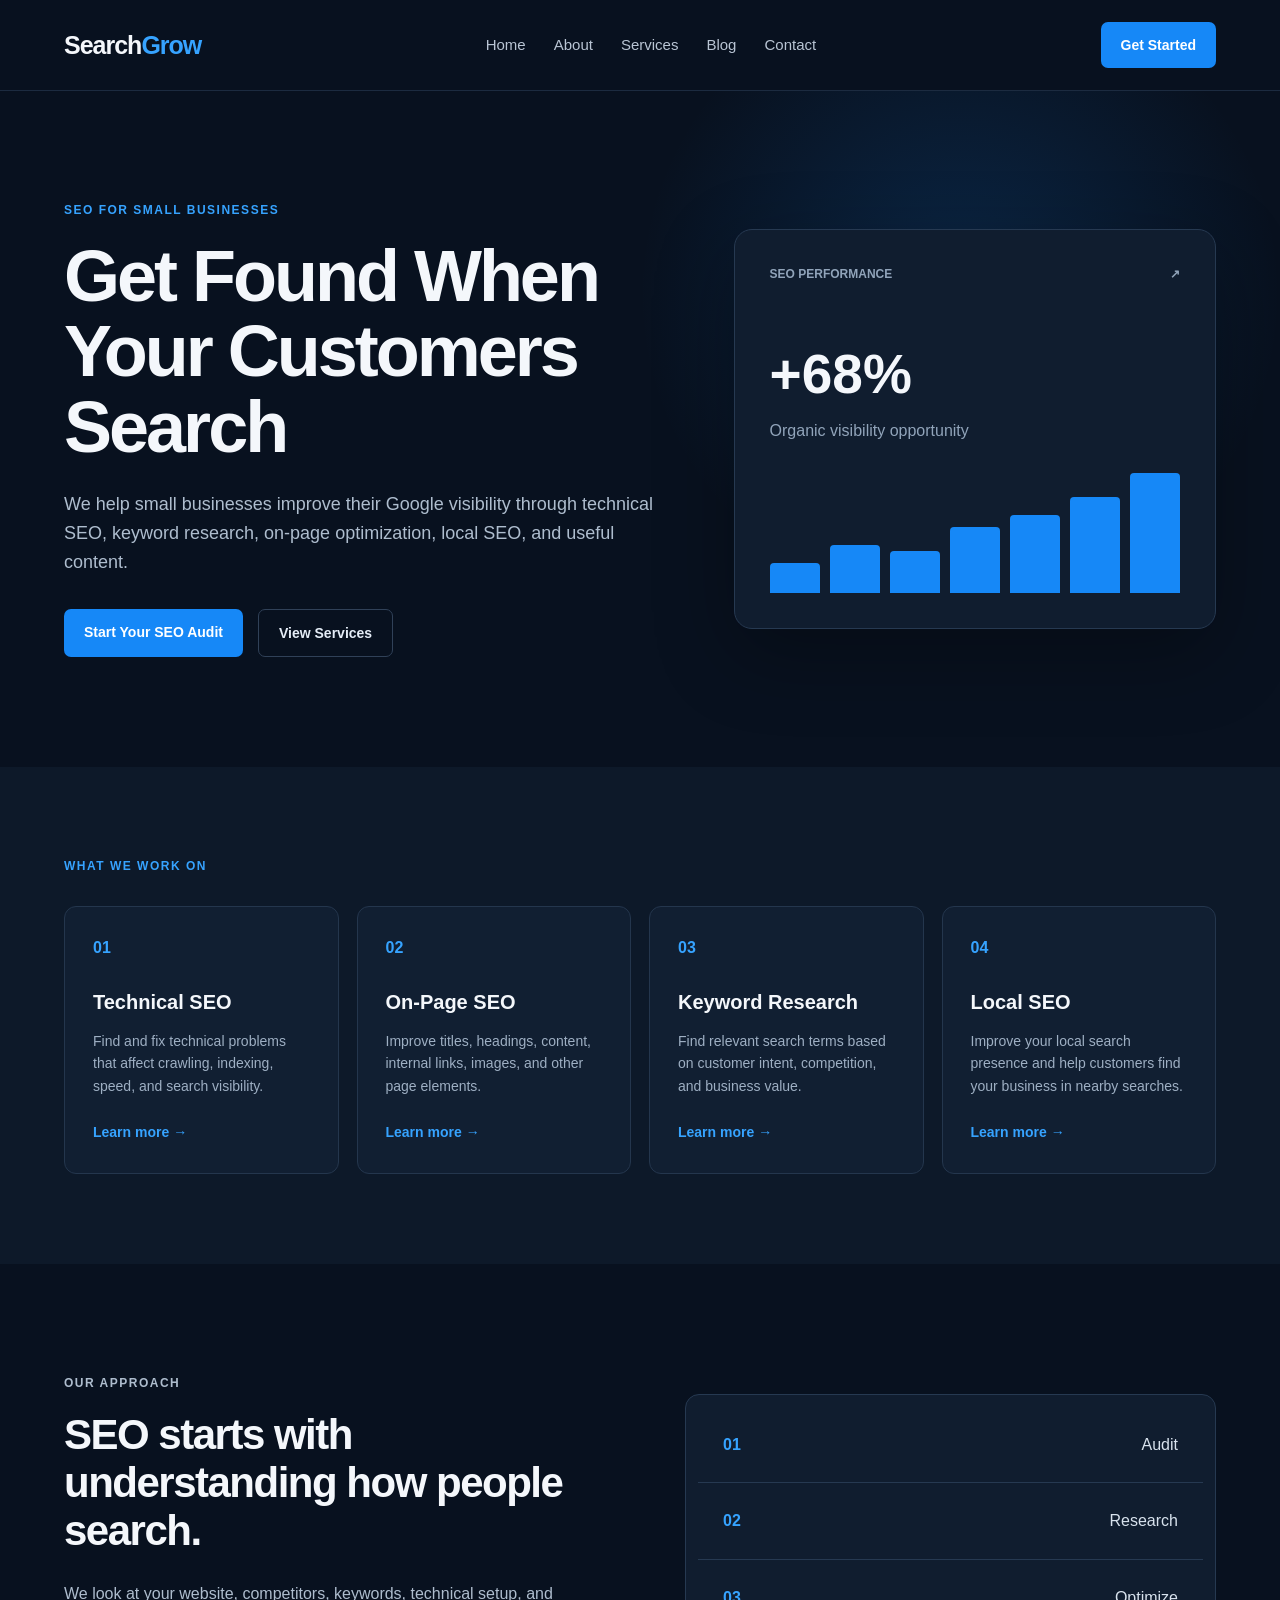
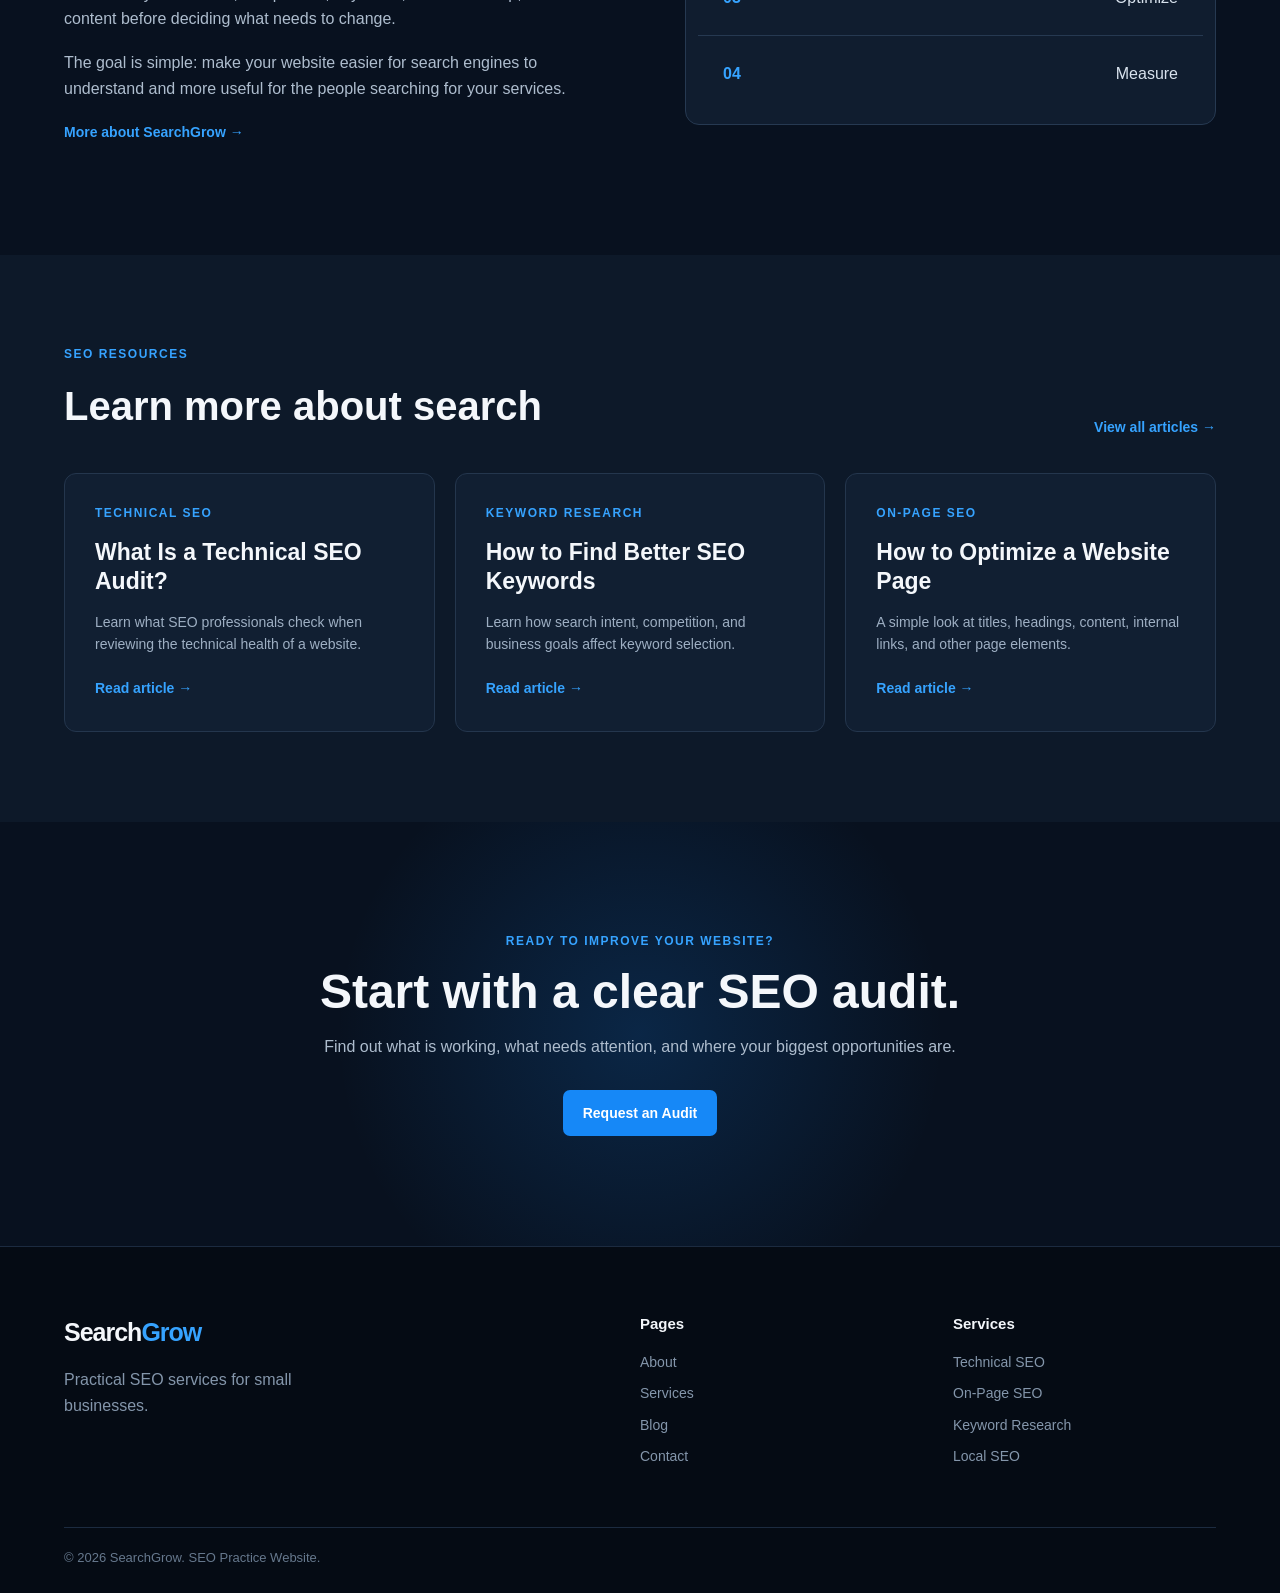
<file: index.html>
<!DOCTYPE html>
<html lang="en">
<head>
    <meta charset="UTF-8">
    <meta name="viewport" content="width=device-width, initial-scale=1.0">

    <title>SearchGrow | SEO Services for Small Businesses</title>

    <meta name="description" content="SearchGrow provides SEO services for small businesses, including technical SEO, on-page SEO, keyword research, local SEO, and SEO audits.">

    <meta name="google-site-verification" content="1Fr3YtEqECTgdJS">

    <link rel="stylesheet" href="style.css">
</head>

<body>

<header class="site-header">
    <div class="container nav-wrapper">

<a href="index.html" class="logo">Search<span>Grow</span></a>
        <nav>
            <a href="index.html">Home</a>
            <a href="about.html">About</a>
            <a href="services.html">Services</a>
            <a href="blog.html">Blog</a>
            <a href="contact.html">Contact</a>
        </nav>

        <a href="contact.html" class="nav-button">Get Started</a>

    </div>
</header>


<main>

<section class="hero">
    <div class="container hero-content">

        <div class="hero-text">

            <p class="eyebrow">SEO FOR SMALL BUSINESSES</p>

            <h1>Get Found When Your Customers Search</h1>

            <p class="hero-description">
                We help small businesses improve their Google visibility
                through technical SEO, keyword research, on-page optimization,
                local SEO, and useful content.
            </p>

            <div class="hero-buttons">
                <a href="contact.html" class="primary-button">Start Your SEO Audit</a>
                <a href="services.html" class="secondary-button">View Services</a>
            </div>

        </div>

        <div class="hero-card">

            <div class="card-top">
                <span>SEO PERFORMANCE</span>
                <span>↗</span>
            </div>

            <div class="growth-number">+68%</div>

            <p>Organic visibility opportunity</p>

            <div class="fake-chart">
                <div></div>
                <div></div>
                <div></div>
                <div></div>
                <div></div>
                <div></div>
                <div></div>
            </div>

        </div>

    </div>
</section>


<section class="trust-section">

    <div class="container">

        <p class="section-label">WHAT WE WORK ON</p>

        <div class="service-grid">

            <article class="service-card">
                <div class="icon">01</div>
                <h2>Technical SEO</h2>
                <p>
                    Find and fix technical problems that affect crawling,
                    indexing, speed, and search visibility.
                </p>
                <a href="services.html">Learn more →</a>
            </article>

            <article class="service-card">
                <div class="icon">02</div>
                <h2>On-Page SEO</h2>
                <p>
                    Improve titles, headings, content, internal links,
                    images, and other page elements.
                </p>
                <a href="services.html">Learn more →</a>
            </article>

            <article class="service-card">
                <div class="icon">03</div>
                <h2>Keyword Research</h2>
                <p>
                    Find relevant search terms based on customer intent,
                    competition, and business value.
                </p>
                <a href="services.html">Learn more →</a>
            </article>

            <article class="service-card">
                <div class="icon">04</div>
                <h2>Local SEO</h2>
                <p>
                    Improve your local search presence and help customers
                    find your business in nearby searches.
                </p>
                <a href="services.html">Learn more →</a>
            </article>

        </div>

    </div>

</section>


<section class="about-preview">

    <div class="container two-column">

        <div>
            <p class="section-label">OUR APPROACH</p>

            <h2>SEO starts with understanding how people search.</h2>

            <p>
                We look at your website, competitors, keywords, technical
                setup, and content before deciding what needs to change.
            </p>

            <p>
                The goal is simple: make your website easier for search
                engines to understand and more useful for the people
                searching for your services.
            </p>

            <a href="about.html" class="text-link">More about SearchGrow →</a>
        </div>

        <div class="process-box">

            <div class="process-item">
                <strong>01</strong>
                <span>Audit</span>
            </div>

            <div class="process-item">
                <strong>02</strong>
                <span>Research</span>
            </div>

            <div class="process-item">
                <strong>03</strong>
                <span>Optimize</span>
            </div>

            <div class="process-item">
                <strong>04</strong>
                <span>Measure</span>
            </div>

        </div>

    </div>

</section>


<section class="blog-preview">

    <div class="container">

        <div class="section-heading">
            <div>
                <p class="section-label">SEO RESOURCES</p>
                <h2>Learn more about search</h2>
            </div>

            <a href="blog.html" class="text-link">View all articles →</a>
        </div>

        <div class="blog-grid">

            <article class="blog-card">
                <p class="blog-category">TECHNICAL SEO</p>
                <h3>What Is a Technical SEO Audit?</h3>
                <p>
                    Learn what SEO professionals check when reviewing
                    the technical health of a website.
                </p>
                <a href="blog.html">Read article →</a>
            </article>

            <article class="blog-card">
                <p class="blog-category">KEYWORD RESEARCH</p>
                <h3>How to Find Better SEO Keywords</h3>
                <p>
                    Learn how search intent, competition, and business
                    goals affect keyword selection.
                </p>
                <a href="blog.html">Read article →</a>
            </article>

            <article class="blog-card">
                <p class="blog-category">ON-PAGE SEO</p>
                <h3>How to Optimize a Website Page</h3>
                <p>
                    A simple look at titles, headings, content,
                    internal links, and other page elements.
                </p>
                <a href="blog.html">Read article →</a>
            </article>

        </div>

    </div>

</section>


<section class="cta">

    <div class="container cta-content">

        <p class="section-label">READY TO IMPROVE YOUR WEBSITE?</p>

        <h2>Start with a clear SEO audit.</h2>

        <p>
            Find out what is working, what needs attention,
            and where your biggest opportunities are.
        </p>

        <a href="contact.html" class="primary-button">Request an Audit</a>

    </div>

</section>

</main>


<footer class="site-footer">

    <div class="container footer-grid">

        <div>
            <a href="index.html" class="logo">Search<span>Grow</span></a>
            <p>
                Practical SEO services for small businesses.
            </p>
        </div>

        <div>
            <h3>Pages</h3>
            <a href="about.html">About</a>
            <a href="services.html">Services</a>
            <a href="blog.html">Blog</a>
            <a href="contact.html">Contact</a>
        </div>

        <div>
            <h3>Services</h3>
            <a href="services.html">Technical SEO</a>
            <a href="services.html">On-Page SEO</a>
            <a href="services.html">Keyword Research</a>
            <a href="services.html">Local SEO</a>
        </div>

    </div>

    <div class="container copyright">
        © 2026 SearchGrow. SEO Practice Website.
    </div>

</footer>

</body>
</html>
</file>
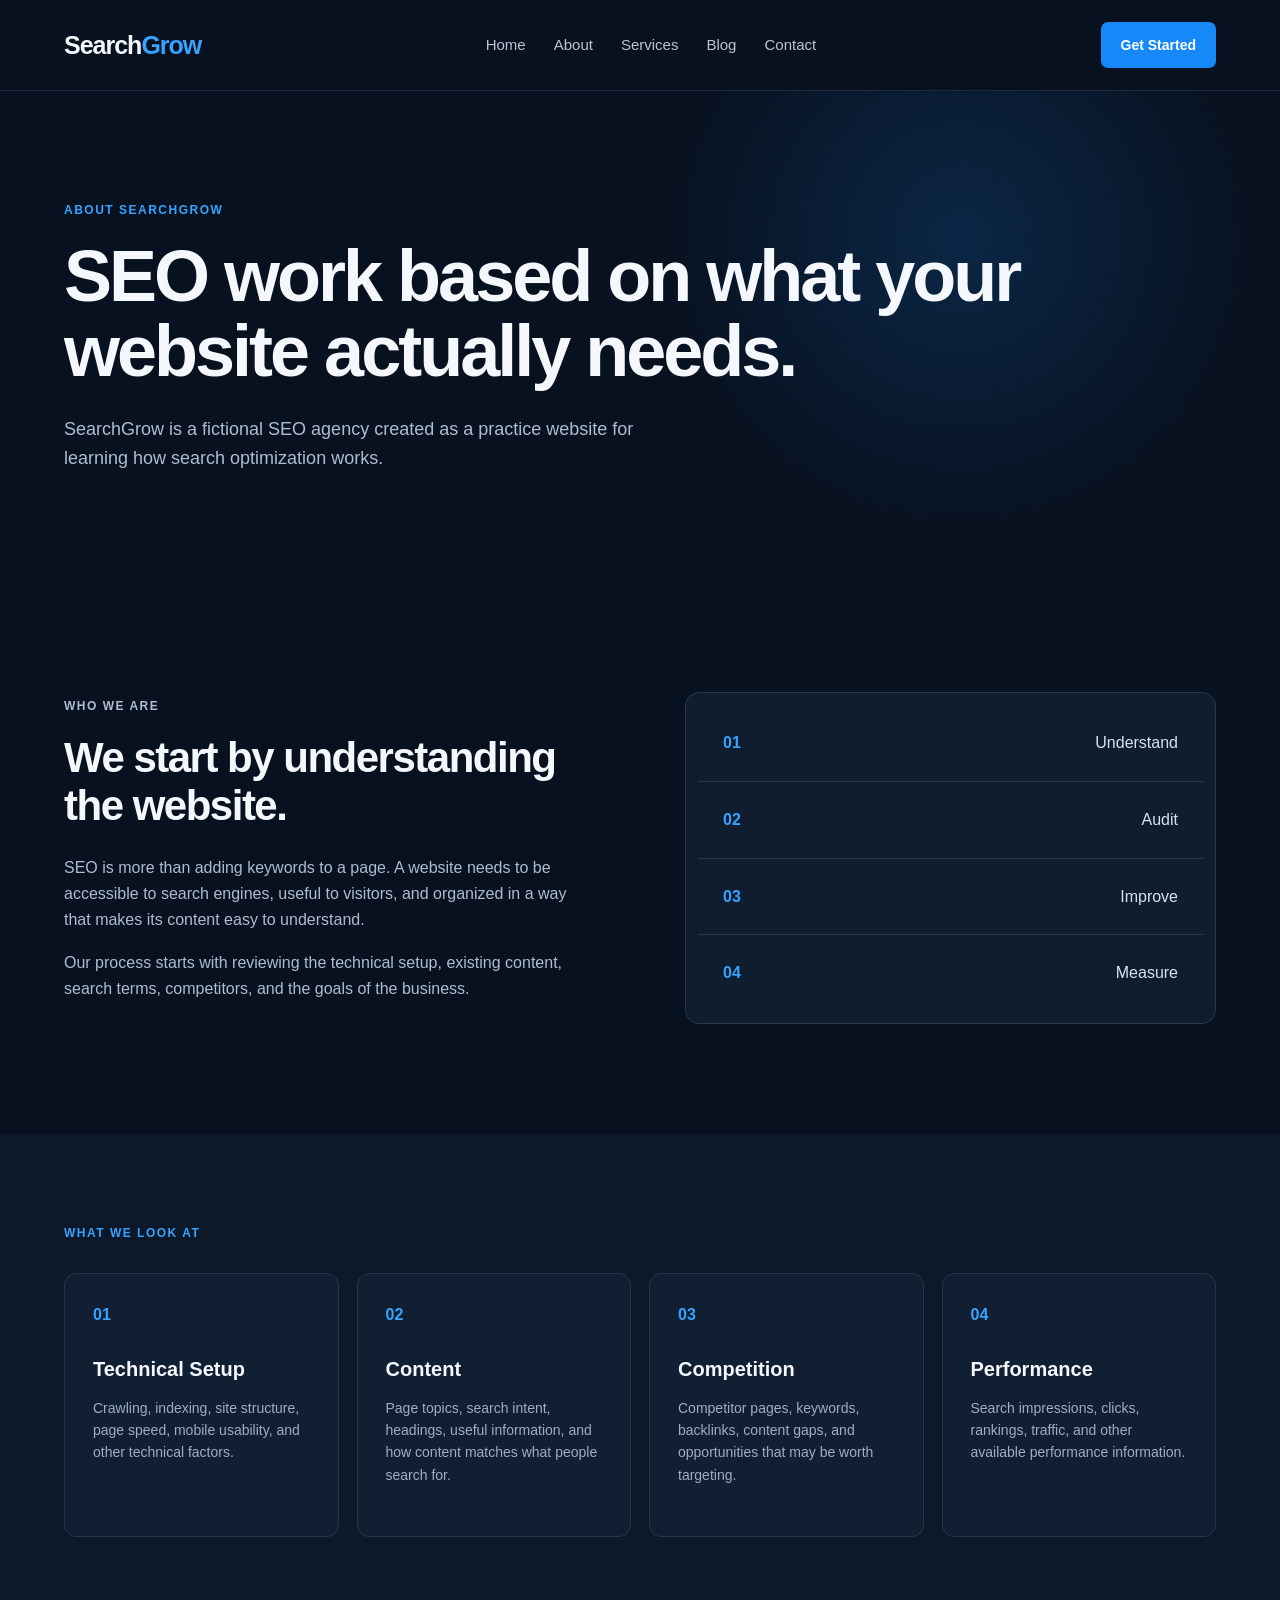
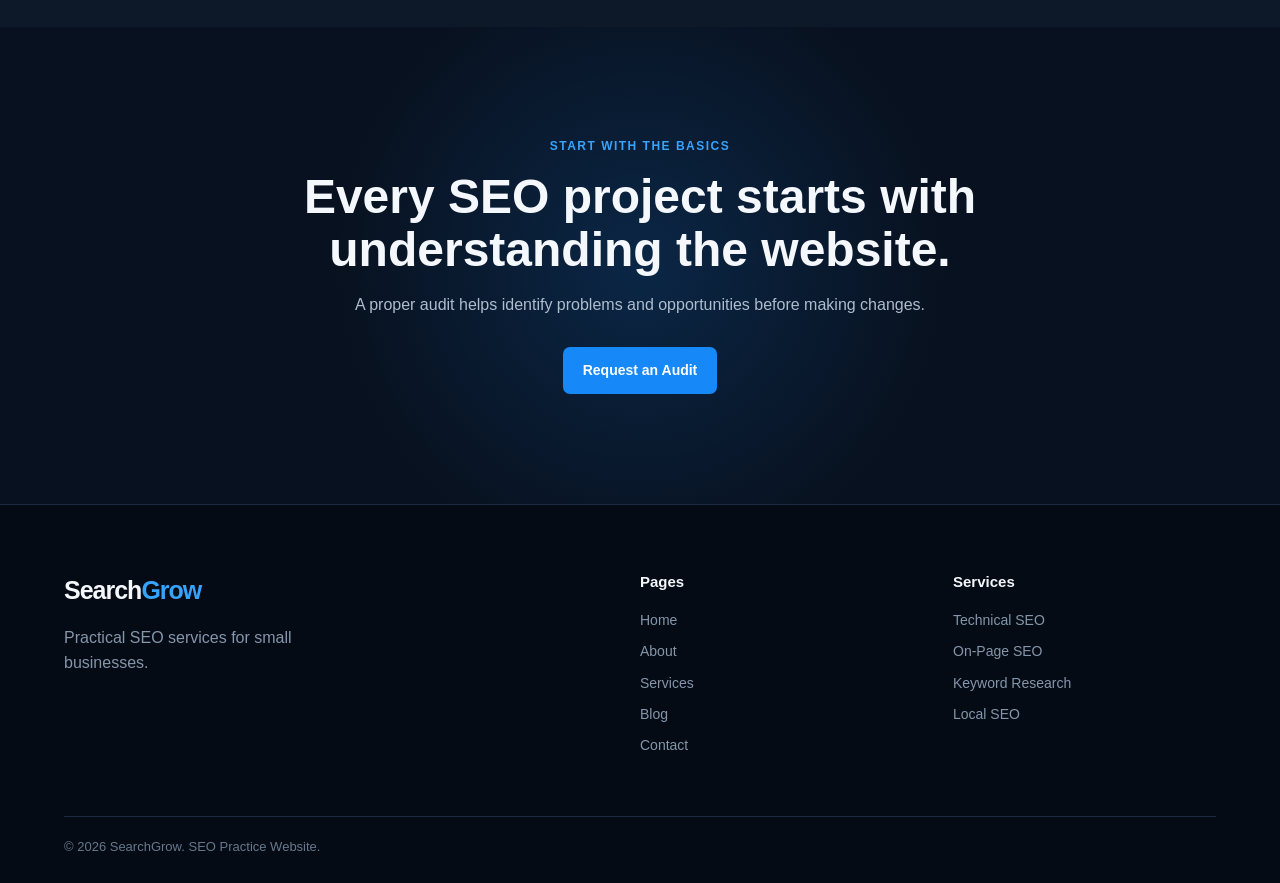
<file: about.html>
<!DOCTYPE html>
<html lang="en">
<head>
    <meta charset="UTF-8">
    <meta name="viewport" content="width=device-width, initial-scale=1.0">

    <title>About SearchGrow | SEO Services</title>

    <meta name="description" content="Learn about SearchGrow and our approach to technical SEO, on-page SEO, keyword research, local SEO, and website audits.">

    <link rel="stylesheet" href="style.css">
</head>

<body>

<header class="site-header">
    <div class="container nav-wrapper">

        <a href="index.html" class="logo">Search<span>Grow</span></a>

        <nav>
            <a href="index.html">Home</a>
            <a href="about.html">About</a>
            <a href="services.html">Services</a>
            <a href="blog.html">Blog</a>
            <a href="contact.html">Contact</a>
        </nav>

        <a href="contact.html" class="nav-button">Get Started</a>

    </div>
</header>


<main>

<section class="hero">
    <div class="container">

        <p class="eyebrow">ABOUT SEARCHGROW</p>

        <h1>SEO work based on what your website actually needs.</h1>

        <p class="hero-description">
            SearchGrow is a fictional SEO agency created as a practice
            website for learning how search optimization works.
        </p>

    </div>
</section>


<section class="about-preview">

    <div class="container two-column">

        <div>
            <p class="section-label">WHO WE ARE</p>

            <h2>We start by understanding the website.</h2>

            <p>
                SEO is more than adding keywords to a page. A website
                needs to be accessible to search engines, useful to
                visitors, and organized in a way that makes its content
                easy to understand.
            </p>

            <p>
                Our process starts with reviewing the technical setup,
                existing content, search terms, competitors, and the
                goals of the business.
            </p>
        </div>

        <div class="process-box">

            <div class="process-item">
                <strong>01</strong>
                <span>Understand</span>
            </div>

            <div class="process-item">
                <strong>02</strong>
                <span>Audit</span>
            </div>

            <div class="process-item">
                <strong>03</strong>
                <span>Improve</span>
            </div>

            <div class="process-item">
                <strong>04</strong>
                <span>Measure</span>
            </div>

        </div>

    </div>

</section>


<section class="trust-section">

    <div class="container">

        <p class="section-label">WHAT WE LOOK AT</p>

        <div class="service-grid">

            <article class="service-card">
                <div class="icon">01</div>
                <h2>Technical Setup</h2>
                <p>
                    Crawling, indexing, site structure, page speed,
                    mobile usability, and other technical factors.
                </p>
            </article>

            <article class="service-card">
                <div class="icon">02</div>
                <h2>Content</h2>
                <p>
                    Page topics, search intent, headings, useful information,
                    and how content matches what people search for.
                </p>
            </article>

            <article class="service-card">
                <div class="icon">03</div>
                <h2>Competition</h2>
                <p>
                    Competitor pages, keywords, backlinks, content gaps,
                    and opportunities that may be worth targeting.
                </p>
            </article>

            <article class="service-card">
                <div class="icon">04</div>
                <h2>Performance</h2>
                <p>
                    Search impressions, clicks, rankings, traffic,
                    and other available performance information.
                </p>
            </article>

        </div>

    </div>

</section>


<section class="cta">

    <div class="container cta-content">

        <p class="section-label">START WITH THE BASICS</p>

        <h2>Every SEO project starts with understanding the website.</h2>

        <p>
            A proper audit helps identify problems and opportunities
            before making changes.
        </p>

        <a href="contact.html" class="primary-button">Request an Audit</a>

    </div>

</section>

</main>


<footer class="site-footer">

    <div class="container footer-grid">

        <div>
            <a href="index.html" class="logo">Search<span>Grow</span></a>

            <p>
                Practical SEO services for small businesses.
            </p>
        </div>

        <div>
            <h3>Pages</h3>
            <a href="index.html">Home</a>
            <a href="about.html">About</a>
            <a href="services.html">Services</a>
            <a href="blog.html">Blog</a>
            <a href="contact.html">Contact</a>
        </div>

        <div>
            <h3>Services</h3>
            <a href="services.html">Technical SEO</a>
            <a href="services.html">On-Page SEO</a>
            <a href="services.html">Keyword Research</a>
            <a href="services.html">Local SEO</a>
        </div>

    </div>

    <div class="container copyright">
        © 2026 SearchGrow. SEO Practice Website.
    </div>

</footer>

</body>
</html>
</file>
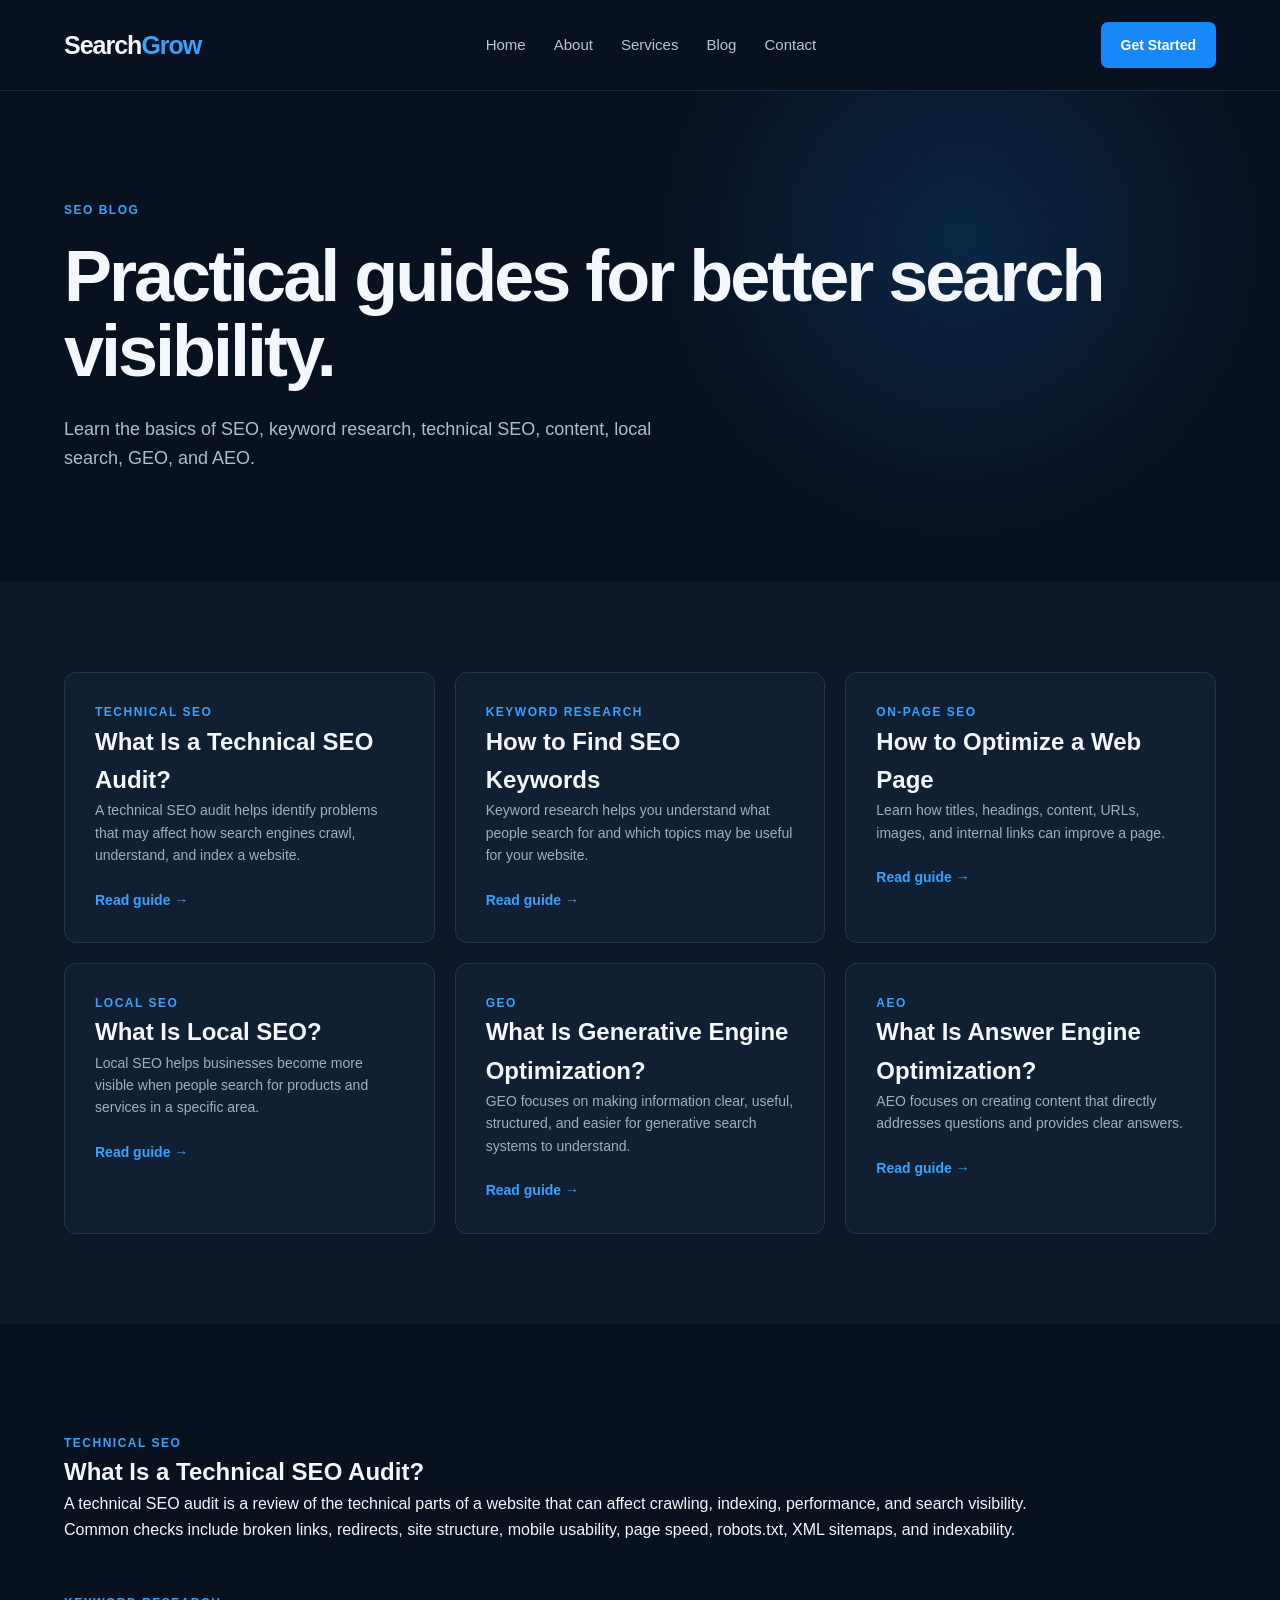
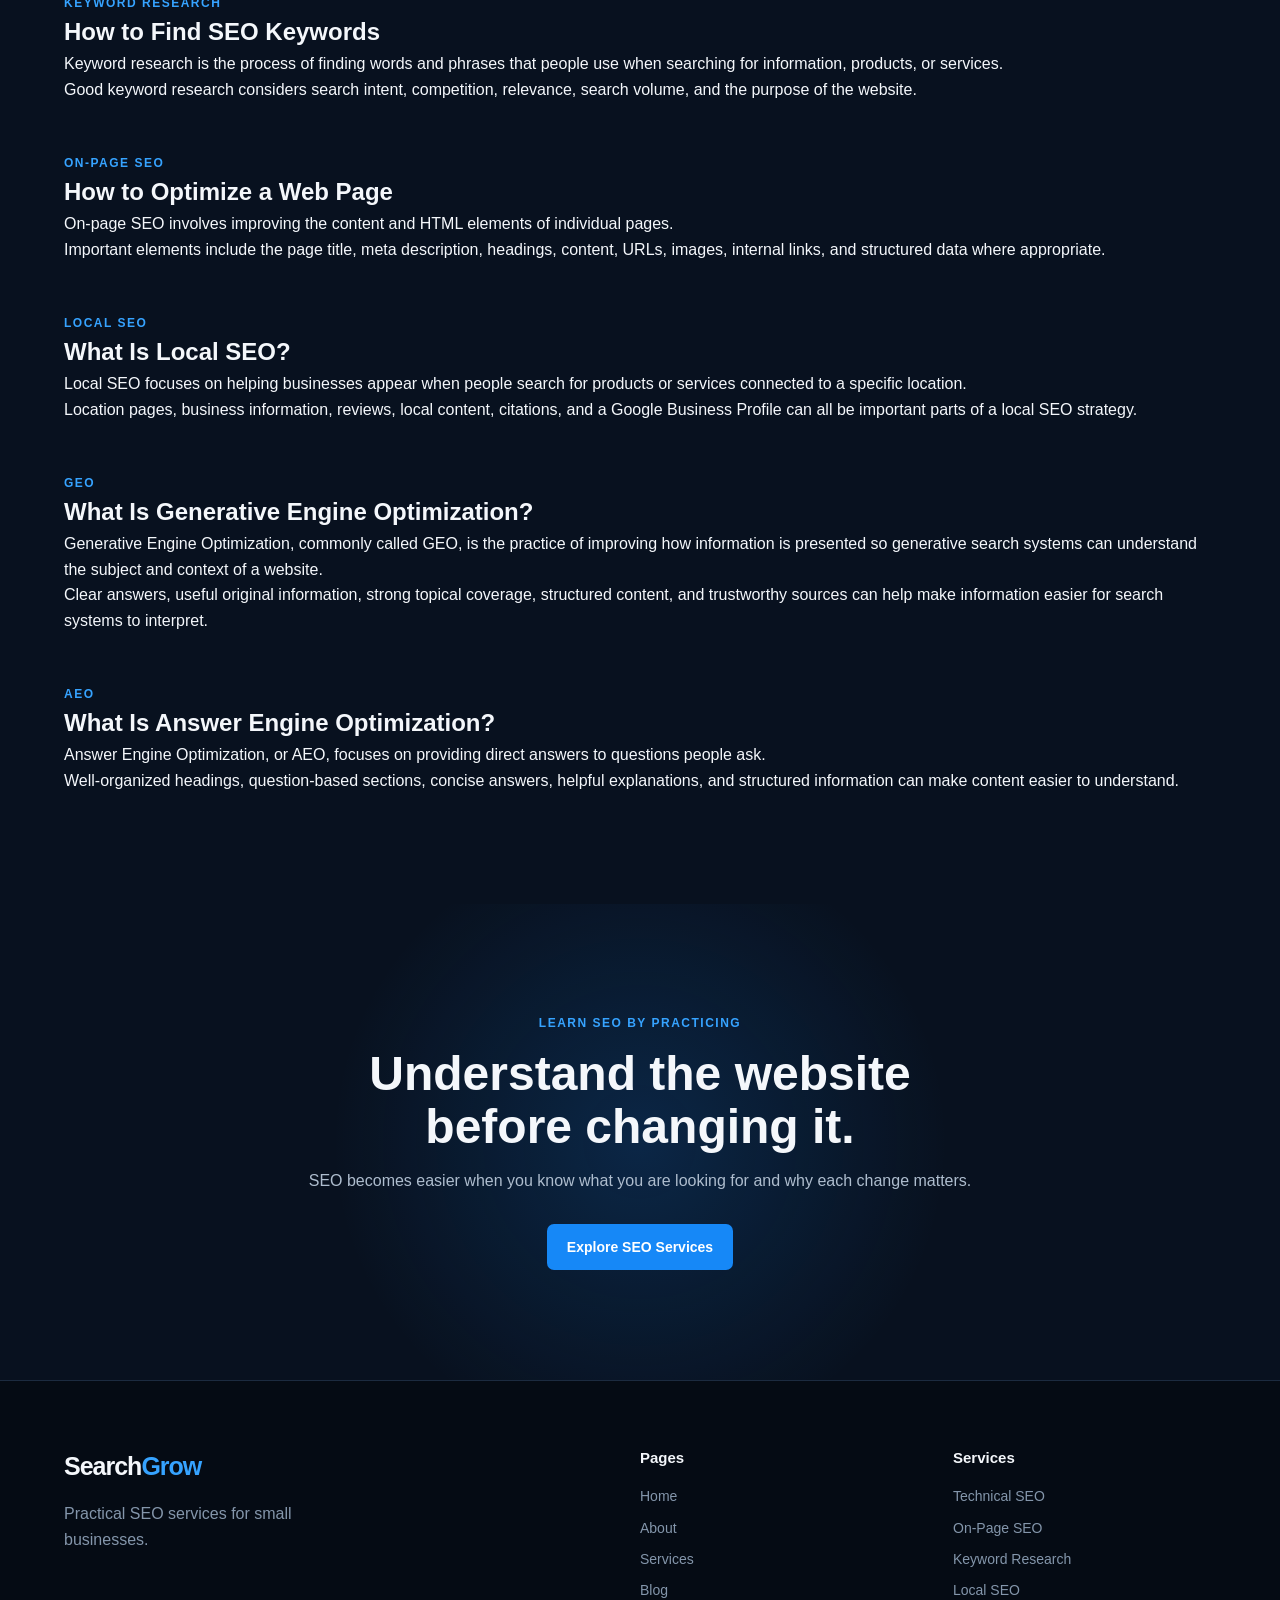
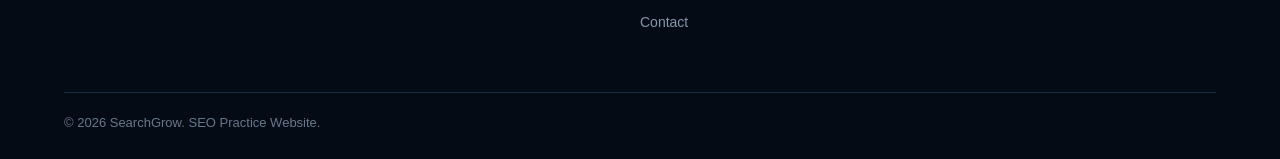
<file: blog.html>
<!DOCTYPE html>
<html lang="en">
<head>
    <meta charset="UTF-8">
    <meta name="viewport" content="width=device-width, initial-scale=1.0">

    <title>SEO Blog | Tips, Guides & Resources | SearchGrow</title>

    <meta name="description" content="Read practical SEO guides covering technical SEO, keyword research, on-page SEO, local SEO, content strategy, GEO, and AEO.">

    <link rel="stylesheet" href="style.css">
</head>

<body>

<header class="site-header">
    <div class="container nav-wrapper">

        <a href="index.html" class="logo">Search<span>Grow</span></a>

        <nav>
            <a href="index.html">Home</a>
            <a href="about.html">About</a>
            <a href="services.html">Services</a>
            <a href="blog.html">Blog</a>
            <a href="contact.html">Contact</a>
        </nav>

        <a href="contact.html" class="nav-button">Get Started</a>

    </div>
</header>


<main>

<section class="hero">

    <div class="container">

        <p class="eyebrow">SEO BLOG</p>

        <h1>Practical guides for better search visibility.</h1>

        <p class="hero-description">
            Learn the basics of SEO, keyword research, technical SEO,
            content, local search, GEO, and AEO.
        </p>

    </div>

</section>


<section class="blog-preview">

    <div class="container">

        <div class="blog-grid">


            <article class="blog-card">

                <p class="blog-category">TECHNICAL SEO</p>

                <h2>What Is a Technical SEO Audit?</h2>

                <p>
                    A technical SEO audit helps identify problems that
                    may affect how search engines crawl, understand,
                    and index a website.
                </p>

                <a href="#technical-seo">Read guide →</a>

            </article>


            <article class="blog-card">

                <p class="blog-category">KEYWORD RESEARCH</p>

                <h2>How to Find SEO Keywords</h2>

                <p>
                    Keyword research helps you understand what people
                    search for and which topics may be useful for
                    your website.
                </p>

                <a href="#keyword-research">Read guide →</a>

            </article>


            <article class="blog-card">

                <p class="blog-category">ON-PAGE SEO</p>

                <h2>How to Optimize a Web Page</h2>

                <p>
                    Learn how titles, headings, content, URLs,
                    images, and internal links can improve a page.
                </p>

                <a href="#on-page-seo">Read guide →</a>

            </article>


            <article class="blog-card">

                <p class="blog-category">LOCAL SEO</p>

                <h2>What Is Local SEO?</h2>

                <p>
                    Local SEO helps businesses become more visible
                    when people search for products and services
                    in a specific area.
                </p>

                <a href="#local-seo">Read guide →</a>

            </article>


            <article class="blog-card">

                <p class="blog-category">GEO</p>

                <h2>What Is Generative Engine Optimization?</h2>

                <p>
                    GEO focuses on making information clear,
                    useful, structured, and easier for generative
                    search systems to understand.
                </p>

                <a href="#geo">Read guide →</a>

            </article>


            <article class="blog-card">

                <p class="blog-category">AEO</p>

                <h2>What Is Answer Engine Optimization?</h2>

                <p>
                    AEO focuses on creating content that directly
                    addresses questions and provides clear answers.
                </p>

                <a href="#aeo">Read guide →</a>

            </article>

        </div>

    </div>

</section>


<section class="about-preview">

    <div class="container">


        <article id="technical-seo">

            <p class="section-label">TECHNICAL SEO</p>

            <h2>What Is a Technical SEO Audit?</h2>

            <p>
                A technical SEO audit is a review of the technical
                parts of a website that can affect crawling,
                indexing, performance, and search visibility.
            </p>

            <p>
                Common checks include broken links, redirects,
                site structure, mobile usability, page speed,
                robots.txt, XML sitemaps, and indexability.
            </p>

        </article>


        <br><br>


        <article id="keyword-research">

            <p class="section-label">KEYWORD RESEARCH</p>

            <h2>How to Find SEO Keywords</h2>

            <p>
                Keyword research is the process of finding words
                and phrases that people use when searching for
                information, products, or services.
            </p>

            <p>
                Good keyword research considers search intent,
                competition, relevance, search volume, and the
                purpose of the website.
            </p>

        </article>


        <br><br>


        <article id="on-page-seo">

            <p class="section-label">ON-PAGE SEO</p>

            <h2>How to Optimize a Web Page</h2>

            <p>
                On-page SEO involves improving the content and
                HTML elements of individual pages.
            </p>

            <p>
                Important elements include the page title,
                meta description, headings, content, URLs,
                images, internal links, and structured data
                where appropriate.
            </p>

        </article>


        <br><br>


        <article id="local-seo">

            <p class="section-label">LOCAL SEO</p>

            <h2>What Is Local SEO?</h2>

            <p>
                Local SEO focuses on helping businesses appear
                when people search for products or services
                connected to a specific location.
            </p>

            <p>
                Location pages, business information, reviews,
                local content, citations, and a Google Business
                Profile can all be important parts of a local
                SEO strategy.
            </p>

        </article>


        <br><br>


        <article id="geo">

            <p class="section-label">GEO</p>

            <h2>What Is Generative Engine Optimization?</h2>

            <p>
                Generative Engine Optimization, commonly called GEO,
                is the practice of improving how information is
                presented so generative search systems can understand
                the subject and context of a website.
            </p>

            <p>
                Clear answers, useful original information,
                strong topical coverage, structured content,
                and trustworthy sources can help make information
                easier for search systems to interpret.
            </p>

        </article>


        <br><br>


        <article id="aeo">

            <p class="section-label">AEO</p>

            <h2>What Is Answer Engine Optimization?</h2>

            <p>
                Answer Engine Optimization, or AEO, focuses on
                providing direct answers to questions people ask.
            </p>

            <p>
                Well-organized headings, question-based sections,
                concise answers, helpful explanations, and
                structured information can make content easier
                to understand.
            </p>

        </article>

    </div>

</section>


<section class="cta">

    <div class="container cta-content">

        <p class="section-label">LEARN SEO BY PRACTICING</p>

        <h2>Understand the website before changing it.</h2>

        <p>
            SEO becomes easier when you know what you are looking
            for and why each change matters.
        </p>

        <a href="services.html" class="primary-button">
            Explore SEO Services
        </a>

    </div>

</section>

</main>


<footer class="site-footer">

    <div class="container footer-grid">

        <div>

            <a href="index.html" class="logo">
                Search<span>Grow</span>
            </a>

            <p>
                Practical SEO services for small businesses.
            </p>

        </div>


        <div>

            <h3>Pages</h3>

            <a href="index.html">Home</a>
            <a href="about.html">About</a>
            <a href="services.html">Services</a>
            <a href="blog.html">Blog</a>
            <a href="contact.html">Contact</a>

        </div>


        <div>

            <h3>Services</h3>

            <a href="services.html">Technical SEO</a>
            <a href="services.html">On-Page SEO</a>
            <a href="services.html">Keyword Research</a>
            <a href="services.html">Local SEO</a>

        </div>

    </div>


    <div class="container copyright">

        © 2026 SearchGrow. SEO Practice Website.

    </div>

</footer>

</body>
</html>
</file>
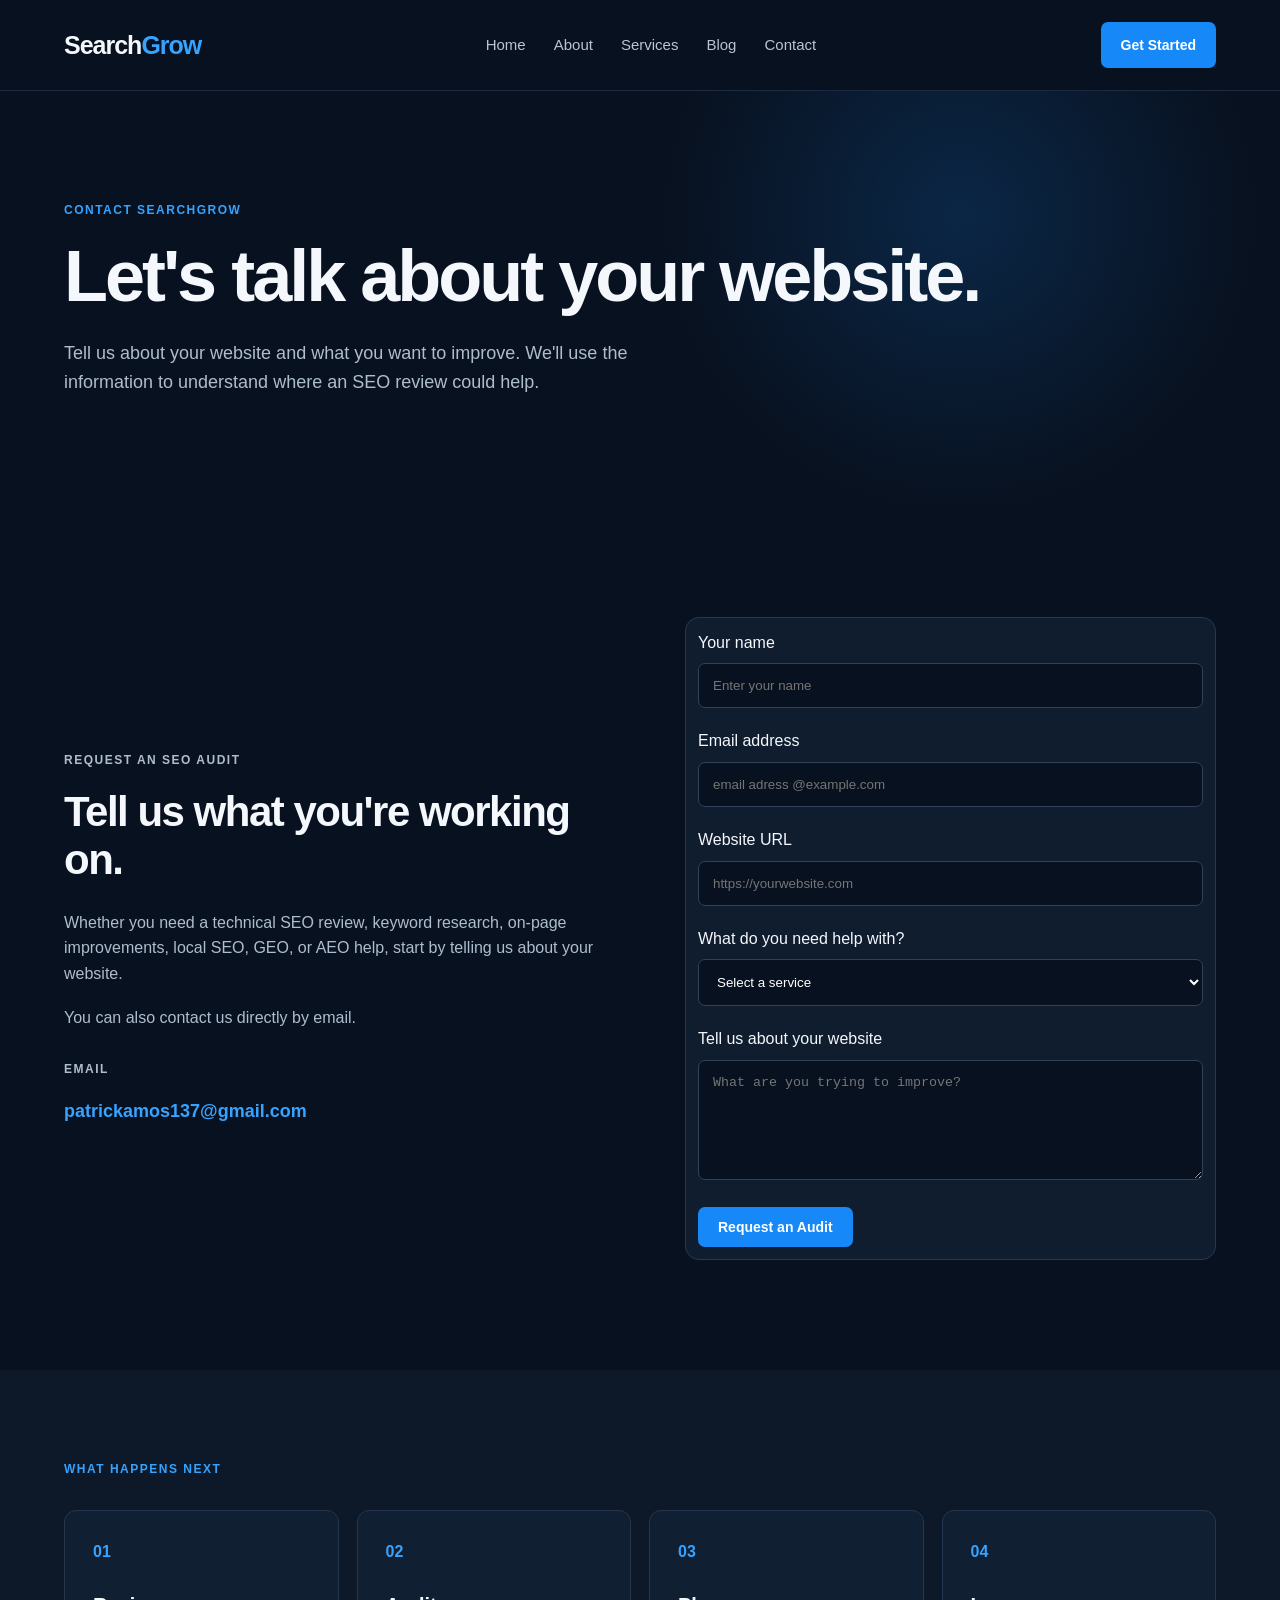
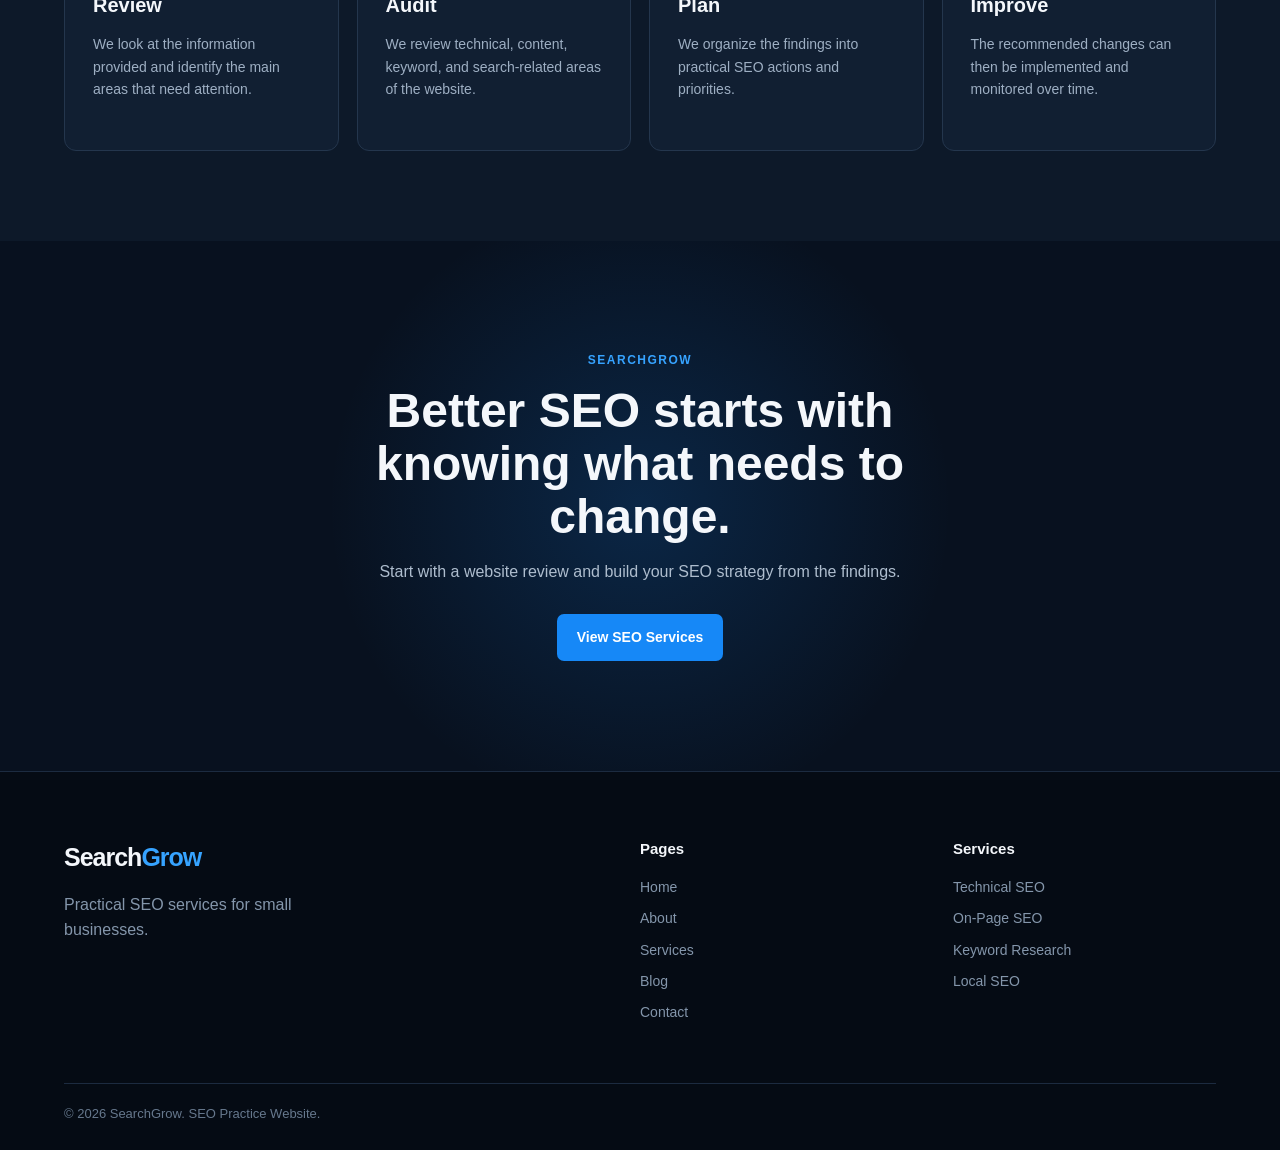
<file: contact.html>
<!DOCTYPE html>
<html lang="en">
<head>
    <meta charset="UTF-8">
    <meta name="viewport" content="width=device-width, initial-scale=1.0">

    <title>Contact SearchGrow | Request an SEO Audit</title>

    <meta name="description" content="Contact SearchGrow to request an SEO audit or learn more about technical SEO, on-page SEO, keyword research, local SEO, GEO, and AEO.">

    <link rel="stylesheet" href="style.css">
</head>

<body>

<header class="site-header">
    <div class="container nav-wrapper">

        <a href="index.html" class="logo">Search<span>Grow</span></a>

        <nav>
            <a href="index.html">Home</a>
            <a href="about.html">About</a>
            <a href="services.html">Services</a>
            <a href="blog.html">Blog</a>
            <a href="contact.html">Contact</a>
        </nav>

        <a href="contact.html" class="nav-button">Get Started</a>

    </div>
</header>


<main>

<section class="hero">

    <div class="container">

        <p class="eyebrow">CONTACT SEARCHGROW</p>

        <h1>Let's talk about your website.</h1>

        <p class="hero-description">
            Tell us about your website and what you want to improve.
            We'll use the information to understand where an SEO
            review could help.
        </p>

    </div>

</section>


<section class="about-preview">

    <div class="container two-column">

        <div>

            <p class="section-label">REQUEST AN SEO AUDIT</p>

            <h2>Tell us what you're working on.</h2>

            <p>
                Whether you need a technical SEO review, keyword research,
                on-page improvements, local SEO, GEO, or AEO help,
                start by telling us about your website.
            </p>

            <p>
                You can also contact us directly by email.
            </p>


            <div style="margin-top: 30px;">

                <p class="section-label">EMAIL</p>

                <a
                    href="mailto:YOURGMAIL@gmail.com"
                    style="font-size: 18px; color: #36a3ff; font-weight: 700;"
                >
                    patrickamos137@gmail.com
                </a>

            </div>

        </div>


        <div class="process-box">

            <form>

                <div style="margin-bottom: 20px;">

                    <label for="name">Your name</label>

                    <input
                        type="text"
                        id="name"
                        name="name"
                        placeholder="Enter your name"
                        style="width: 100%; padding: 14px; margin-top: 8px; background: #08111f; border: 1px solid #304158; border-radius: 7px; color: white;"
                    >

                </div>


                <div style="margin-bottom: 20px;">

                    <label for="email">Email address</label>

                    <input
                        type="email"
                        id="email"
                        name="email"
                        placeholder="email adress @example.com"
                        style="width: 100%; padding: 14px; margin-top: 8px; background: #08111f; border: 1px solid #304158; border-radius: 7px; color: white;"
                    >

                </div>


                <div style="margin-bottom: 20px;">

                    <label for="website">Website URL</label>

                    <input
                        type="url"
                        id="website"
                        name="website"
                        placeholder="https://yourwebsite.com"
                        style="width: 100%; padding: 14px; margin-top: 8px; background: #08111f; border: 1px solid #304158; border-radius: 7px; color: white;"
                    >

                </div>


                <div style="margin-bottom: 20px;">

                    <label for="service">What do you need help with?</label>

                    <select
                        id="service"
                        name="service"
                        style="width: 100%; padding: 14px; margin-top: 8px; background: #08111f; border: 1px solid #304158; border-radius: 7px; color: white;"
                    >

                        <option value="">Select a service</option>
                        <option value="technical-seo">Technical SEO</option>
                        <option value="on-page-seo">On-Page SEO</option>
                        <option value="keyword-research">Keyword Research</option>
                        <option value="local-seo">Local SEO</option>
                        <option value="seo-audit">SEO Audit</option>
                        <option value="content">Content Strategy</option>
                        <option value="geo">GEO</option>
                        <option value="aeo">AEO</option>

                    </select>

                </div>


                <div style="margin-bottom: 20px;">

                    <label for="message">Tell us about your website</label>

                    <textarea
                        id="message"
                        name="message"
                        rows="6"
                        placeholder="What are you trying to improve?"
                        style="width: 100%; padding: 14px; margin-top: 8px; background: #08111f; border: 1px solid #304158; border-radius: 7px; color: white; resize: vertical;"
                    ></textarea>

                </div>


                <button
                    type="submit"
                    class="primary-button"
                    style="border: none; cursor: pointer;"
                >
                    Request an Audit
                </button>

            </form>

        </div>

    </div>

</section>


<section class="trust-section">

    <div class="container">

        <p class="section-label">WHAT HAPPENS NEXT</p>

        <div class="service-grid">

            <article class="service-card">

                <div class="icon">01</div>

                <h2>Review</h2>

                <p>
                    We look at the information provided and identify
                    the main areas that need attention.
                </p>

            </article>


            <article class="service-card">

                <div class="icon">02</div>

                <h2>Audit</h2>

                <p>
                    We review technical, content, keyword,
                    and search-related areas of the website.
                </p>

            </article>


            <article class="service-card">

                <div class="icon">03</div>

                <h2>Plan</h2>

                <p>
                    We organize the findings into practical
                    SEO actions and priorities.
                </p>

            </article>


            <article class="service-card">

                <div class="icon">04</div>

                <h2>Improve</h2>

                <p>
                    The recommended changes can then be implemented
                    and monitored over time.
                </p>

            </article>

        </div>

    </div>

</section>


<section class="cta">

    <div class="container cta-content">

        <p class="section-label">SEARCHGROW</p>

        <h2>Better SEO starts with knowing what needs to change.</h2>

        <p>
            Start with a website review and build your SEO strategy
            from the findings.
        </p>

        <a href="services.html" class="primary-button">
            View SEO Services
        </a>

    </div>

</section>

</main>


<footer class="site-footer">

    <div class="container footer-grid">

        <div>

            <a href="index.html" class="logo">
                Search<span>Grow</span>
            </a>

            <p>
                Practical SEO services for small businesses.
            </p>

        </div>


        <div>

            <h3>Pages</h3>

            <a href="index.html">Home</a>
            <a href="about.html">About</a>
            <a href="services.html">Services</a>
            <a href="blog.html">Blog</a>
            <a href="contact.html">Contact</a>

        </div>


        <div>

            <h3>Services</h3>

            <a href="services.html">Technical SEO</a>
            <a href="services.html">On-Page SEO</a>
            <a href="services.html">Keyword Research</a>
            <a href="services.html">Local SEO</a>

        </div>

    </div>


    <div class="container copyright">

        © 2026 SearchGrow. SEO Practice Website.

    </div>

</footer>

</body>
</html>
</file>
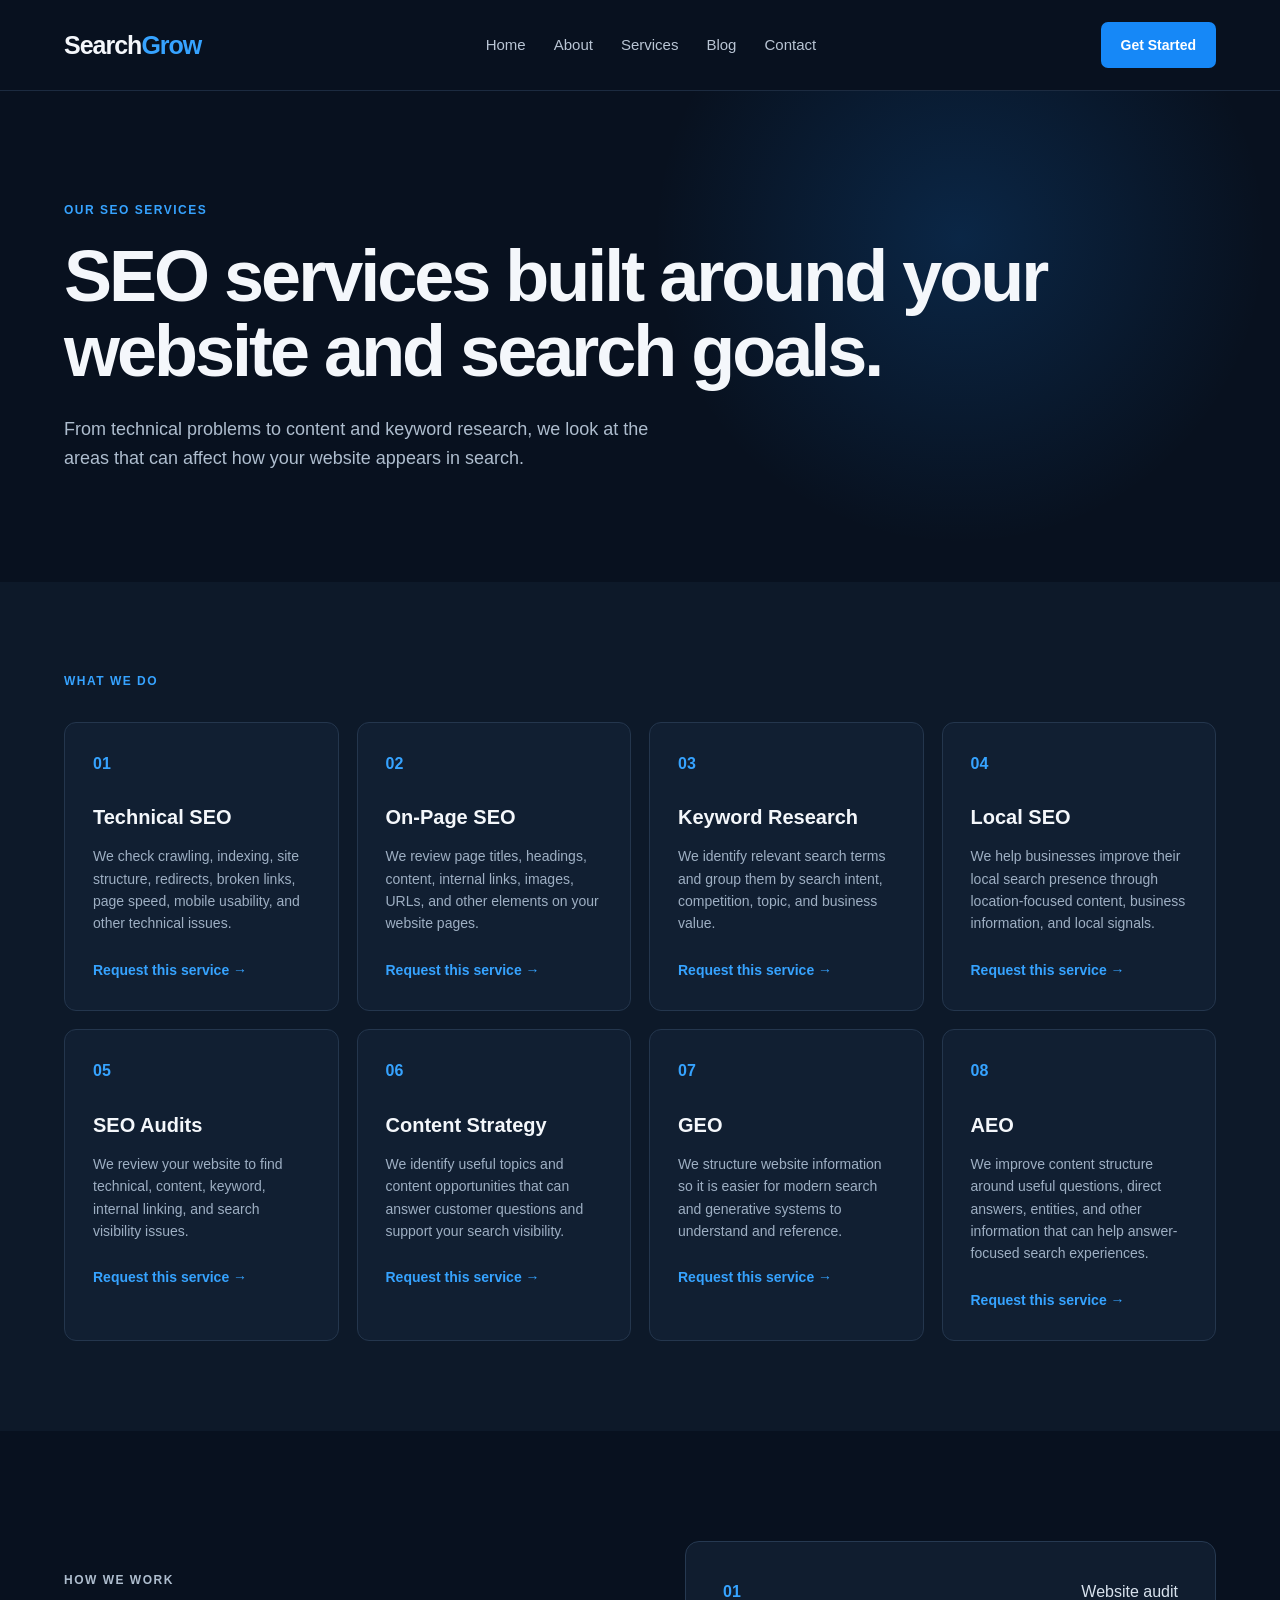
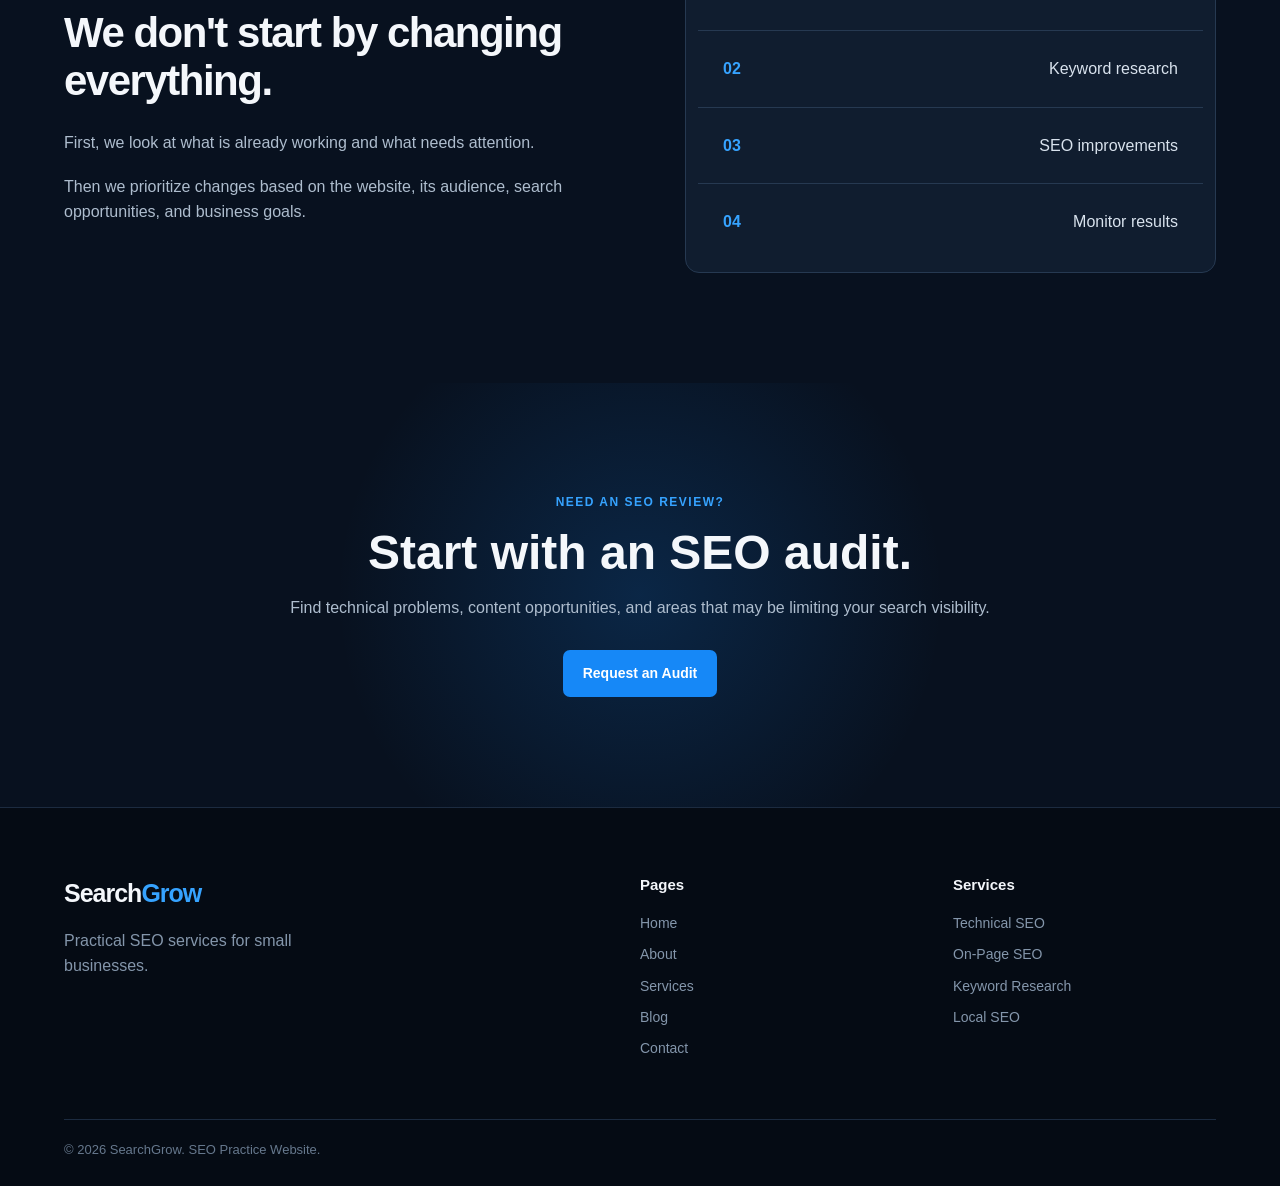
<file: services.html>
<!DOCTYPE html>
<html lang="en">
<head>
    <meta charset="UTF-8">
    <meta name="viewport" content="width=device-width, initial-scale=1.0">

    <title>SEO Services | Technical, On-Page & Local SEO | SearchGrow</title>

    <meta name="description" content="Explore SearchGrow SEO services including technical SEO, on-page SEO, keyword research, local SEO, SEO audits, and content strategy.">

    <link rel="stylesheet" href="style.css">
</head>

<body>

<header class="site-header">
    <div class="container nav-wrapper">

        <a href="index.html" class="logo">Search<span>Grow</span></a>

        <nav>
            <a href="index.html">Home</a>
            <a href="about.html">About</a>
            <a href="services.html">Services</a>
            <a href="blog.html">Blog</a>
            <a href="contact.html">Contact</a>
        </nav>

        <a href="contact.html" class="nav-button">Get Started</a>

    </div>
</header>


<main>

<section class="hero">
    <div class="container">

        <p class="eyebrow">OUR SEO SERVICES</p>

        <h1>SEO services built around your website and search goals.</h1>

        <p class="hero-description">
            From technical problems to content and keyword research,
            we look at the areas that can affect how your website
            appears in search.
        </p>

    </div>
</section>


<section class="trust-section">

    <div class="container">

        <p class="section-label">WHAT WE DO</p>

        <div class="service-grid">

            <article class="service-card">
                <div class="icon">01</div>

                <h2>Technical SEO</h2>

                <p>
                    We check crawling, indexing, site structure,
                    redirects, broken links, page speed, mobile
                    usability, and other technical issues.
                </p>

                <a href="contact.html">Request this service →</a>
            </article>


            <article class="service-card">
                <div class="icon">02</div>

                <h2>On-Page SEO</h2>

                <p>
                    We review page titles, headings, content,
                    internal links, images, URLs, and other
                    elements on your website pages.
                </p>

                <a href="contact.html">Request this service →</a>
            </article>


            <article class="service-card">
                <div class="icon">03</div>

                <h2>Keyword Research</h2>

                <p>
                    We identify relevant search terms and group
                    them by search intent, competition, topic,
                    and business value.
                </p>

                <a href="contact.html">Request this service →</a>
            </article>


            <article class="service-card">
                <div class="icon">04</div>

                <h2>Local SEO</h2>

                <p>
                    We help businesses improve their local search
                    presence through location-focused content,
                    business information, and local signals.
                </p>

                <a href="contact.html">Request this service →</a>
            </article>


            <article class="service-card">
                <div class="icon">05</div>

                <h2>SEO Audits</h2>

                <p>
                    We review your website to find technical,
                    content, keyword, internal linking, and
                    search visibility issues.
                </p>

                <a href="contact.html">Request this service →</a>
            </article>


            <article class="service-card">
                <div class="icon">06</div>

                <h2>Content Strategy</h2>

                <p>
                    We identify useful topics and content opportunities
                    that can answer customer questions and support
                    your search visibility.
                </p>

                <a href="contact.html">Request this service →</a>
            </article>


            <article class="service-card">
                <div class="icon">07</div>

                <h2>GEO</h2>

                <p>
                    We structure website information so it is easier
                    for modern search and generative systems to
                    understand and reference.
                </p>

                <a href="contact.html">Request this service →</a>
            </article>


            <article class="service-card">
                <div class="icon">08</div>

                <h2>AEO</h2>

                <p>
                    We improve content structure around useful questions,
                    direct answers, entities, and other information that
                    can help answer-focused search experiences.
                </p>

                <a href="contact.html">Request this service →</a>
            </article>

        </div>

    </div>

</section>


<section class="about-preview">

    <div class="container two-column">

        <div>

            <p class="section-label">HOW WE WORK</p>

            <h2>We don't start by changing everything.</h2>

            <p>
                First, we look at what is already working and what
                needs attention.
            </p>

            <p>
                Then we prioritize changes based on the website,
                its audience, search opportunities, and business goals.
            </p>

        </div>


        <div class="process-box">

            <div class="process-item">
                <strong>01</strong>
                <span>Website audit</span>
            </div>

            <div class="process-item">
                <strong>02</strong>
                <span>Keyword research</span>
            </div>

            <div class="process-item">
                <strong>03</strong>
                <span>SEO improvements</span>
            </div>

            <div class="process-item">
                <strong>04</strong>
                <span>Monitor results</span>
            </div>

        </div>

    </div>

</section>


<section class="cta">

    <div class="container cta-content">

        <p class="section-label">NEED AN SEO REVIEW?</p>

        <h2>Start with an SEO audit.</h2>

        <p>
            Find technical problems, content opportunities,
            and areas that may be limiting your search visibility.
        </p>

        <a href="contact.html" class="primary-button">
            Request an Audit
        </a>

    </div>

</section>

</main>


<footer class="site-footer">

    <div class="container footer-grid">

        <div>
            <a href="index.html" class="logo">Search<span>Grow</span></a>

            <p>
                Practical SEO services for small businesses.
            </p>
        </div>


        <div>
            <h3>Pages</h3>

            <a href="index.html">Home</a>
            <a href="about.html">About</a>
            <a href="services.html">Services</a>
            <a href="blog.html">Blog</a>
            <a href="contact.html">Contact</a>
        </div>


        <div>
            <h3>Services</h3>

            <a href="services.html">Technical SEO</a>
            <a href="services.html">On-Page SEO</a>
            <a href="services.html">Keyword Research</a>
            <a href="services.html">Local SEO</a>

        </div>

    </div>


    <div class="container copyright">
        © 2026 SearchGrow. SEO Practice Website.
    </div>

</footer>

</body>
</html>
</file>
<file: style.css>
* {
    margin: 0;
    padding: 0;
    box-sizing: border-box;
}

html {
    scroll-behavior: smooth;
}

body {
    font-family: Arial, Helvetica, sans-serif;
    background: #08111f;
    color: #f4f7fb;
    line-height: 1.6;
}

a {
    color: inherit;
    text-decoration: none;
}

.container {
    width: 90%;
    max-width: 1180px;
    margin: 0 auto;
}


/* HEADER */

.site-header {
    background: #08111f;
    border-bottom: 1px solid #1c2b40;
    padding: 22px 0;
}

.nav-wrapper {
    display: flex;
    align-items: center;
    justify-content: space-between;
    gap: 30px;
}

.logo {
    font-size: 25px;
    font-weight: 800;
    letter-spacing: -1px;
}

.logo span {
    color: #36a3ff;
}

nav {
    display: flex;
    gap: 28px;
}

nav a {
    color: #b9c5d4;
    font-size: 15px;
}

nav a:hover {
    color: #36a3ff;
}

.nav-button,
.primary-button {
    display: inline-block;
    background: #1688f7;
    color: white;
    padding: 12px 20px;
    border-radius: 7px;
    font-weight: 700;
    font-size: 14px;
}

.nav-button:hover,
.primary-button:hover {
    background: #0875df;
}


/* HERO */

.hero {
    background:
        radial-gradient(circle at 75% 30%, rgba(22, 136, 247, 0.18), transparent 30%),
        #08111f;
    padding: 110px 0;
}

.hero-content {
    display: grid;
    grid-template-columns: 1.1fr 0.9fr;
    align-items: center;
    gap: 80px;
}

.eyebrow,
.section-label,
.blog-category {
    color: #36a3ff;
    font-size: 12px;
    font-weight: 800;
    letter-spacing: 1.5px;
}

.hero h1 {
    font-size: clamp(45px, 6vw, 72px);
    line-height: 1.05;
    letter-spacing: -3px;
    margin: 18px 0 25px;
}

.hero-description {
    color: #aebdce;
    max-width: 620px;
    font-size: 18px;
}

.hero-buttons {
    display: flex;
    gap: 15px;
    margin-top: 32px;
}

.secondary-button {
    display: inline-block;
    border: 1px solid #304158;
    padding: 12px 20px;
    border-radius: 7px;
    color: #e5edf7;
    font-weight: 700;
    font-size: 14px;
}

.secondary-button:hover {
    border-color: #36a3ff;
    color: #36a3ff;
}


/* HERO CARD */

.hero-card {
    background: #101d2f;
    border: 1px solid #263951;
    border-radius: 18px;
    padding: 35px;
    box-shadow: 0 25px 80px rgba(0, 0, 0, 0.3);
}

.card-top {
    display: flex;
    justify-content: space-between;
    color: #91a4ba;
    font-size: 12px;
    font-weight: 700;
}

.growth-number {
    font-size: 55px;
    font-weight: 800;
    margin-top: 45px;
}

.hero-card p {
    color: #91a4ba;
}

.fake-chart {
    height: 120px;
    display: flex;
    align-items: end;
    gap: 10px;
    margin-top: 30px;
}

.fake-chart div {
    flex: 1;
    background: #1688f7;
    border-radius: 4px 4px 0 0;
}

.fake-chart div:nth-child(1) {
    height: 25%;
}

.fake-chart div:nth-child(2) {
    height: 40%;
}

.fake-chart div:nth-child(3) {
    height: 35%;
}

.fake-chart div:nth-child(4) {
    height: 55%;
}

.fake-chart div:nth-child(5) {
    height: 65%;
}

.fake-chart div:nth-child(6) {
    height: 80%;
}

.fake-chart div:nth-child(7) {
    height: 100%;
}


/* SERVICES */

.trust-section {
    background: #0d1929;
    padding: 90px 0;
}

.service-grid {
    display: grid;
    grid-template-columns: repeat(4, 1fr);
    gap: 18px;
    margin-top: 30px;
}

.service-card {
    background: #111f32;
    border: 1px solid #24364d;
    padding: 28px;
    border-radius: 12px;
}

.icon {
    color: #36a3ff;
    font-weight: 800;
    margin-bottom: 25px;
}

.service-card h2 {
    font-size: 20px;
    margin-bottom: 12px;
}

.service-card p {
    color: #9eafc3;
    font-size: 14px;
    margin-bottom: 22px;
}

.service-card a,
.text-link {
    color: #36a3ff;
    font-weight: 700;
    font-size: 14px;
}


/* ABOUT */

.about-preview {
    padding: 110px 0;
    background: #08111f;
}

.two-column {
    display: grid;
    grid-template-columns: 1fr 1fr;
    gap: 90px;
    align-items: center;
}

.two-column h2 {
    font-size: 42px;
    line-height: 1.15;
    letter-spacing: -1.5px;
    margin: 18px 0 25px;
}

.two-column p {
    color: #aebdce;
    margin-bottom: 18px;
}

.process-box {
    background: #101d2f;
    border: 1px solid #263951;
    border-radius: 14px;
    padding: 12px;
}

.process-item {
    display: flex;
    justify-content: space-between;
    padding: 25px;
    border-bottom: 1px solid #263951;
}

.process-item:last-child {
    border-bottom: none;
}

.process-item strong {
    color: #36a3ff;
}

.process-item span {
    color: #d8e2ed;
}


/* BLOG */

.blog-preview {
    background: #0d1929;
    padding: 90px 0;
}

.section-heading {
    display: flex;
    justify-content: space-between;
    align-items: end;
    margin-bottom: 35px;
}

.section-heading h2 {
    font-size: 40px;
    margin-top: 10px;
}

.blog-grid {
    display: grid;
    grid-template-columns: repeat(3, 1fr);
    gap: 20px;
}

.blog-card {
    background: #111f32;
    border: 1px solid #24364d;
    padding: 30px;
    border-radius: 12px;
}

.blog-card h3 {
    font-size: 23px;
    line-height: 1.25;
    margin: 15px 0;
}

.blog-card p:not(.blog-category) {
    color: #9eafc3;
    font-size: 14px;
    margin-bottom: 20px;
}

.blog-card a {
    color: #36a3ff;
    font-weight: 700;
    font-size: 14px;
}


/* CTA */

.cta {
    padding: 110px 0;
    text-align: center;
    background:
        radial-gradient(circle at center, rgba(22, 136, 247, 0.18), transparent 45%),
        #08111f;
}

.cta-content {
    max-width: 700px;
}

.cta h2 {
    font-size: 48px;
    line-height: 1.1;
    margin: 15px 0;
}

.cta p:not(.section-label) {
    color: #aebdce;
    margin-bottom: 30px;
}


/* FOOTER */

.site-footer {
    background: #050b14;
    border-top: 1px solid #1c2b40;
    padding: 65px 0 25px;
}

.footer-grid {
    display: grid;
    grid-template-columns: 2fr 1fr 1fr;
    gap: 50px;
}

.footer-grid p {
    color: #8496ab;
    max-width: 300px;
    margin-top: 15px;
}

.footer-grid h3 {
    font-size: 15px;
    margin-bottom: 15px;
}

.footer-grid a:not(.logo) {
    display: block;
    color: #8496ab;
    margin-bottom: 9px;
    font-size: 14px;
}

.footer-grid a:hover {
    color: #36a3ff;
}

.copyright {
    border-top: 1px solid #1c2b40;
    margin-top: 50px;
    padding-top: 20px;
    color: #66788d;
    font-size: 13px;
}


/* MOBILE */

@media (max-width: 850px) {

    .nav-wrapper {
        flex-wrap: wrap;
    }

    nav {
        order: 3;
        width: 100%;
        justify-content: center;
        flex-wrap: wrap;
    }

    .hero-content,
    .two-column {
        grid-template-columns: 1fr;
        gap: 50px;
    }

    .service-grid {
        grid-template-columns: repeat(2, 1fr);
    }

    .blog-grid {
        grid-template-columns: 1fr;
    }

    .footer-grid {
        grid-template-columns: 1fr 1fr;
    }
}


@media (max-width: 550px) {

    .hero {
        padding: 70px 0;
    }

    .hero h1 {
        font-size: 44px;
    }

    .hero-buttons {
        flex-direction: column;
    }

    .hero-buttons a {
        text-align: center;
    }

    .service-grid {
        grid-template-columns: 1fr;
    }

    .two-column h2,
    .section-heading h2,
    .cta h2 {
        font-size: 34px;
    }

    .section-heading {
        display: block;
    }

    .section-heading .text-link {
        display: inline-block;
        margin-top: 15px;
    }

    .footer-grid {
        grid-template-columns: 1fr;
    }
}
</file>
